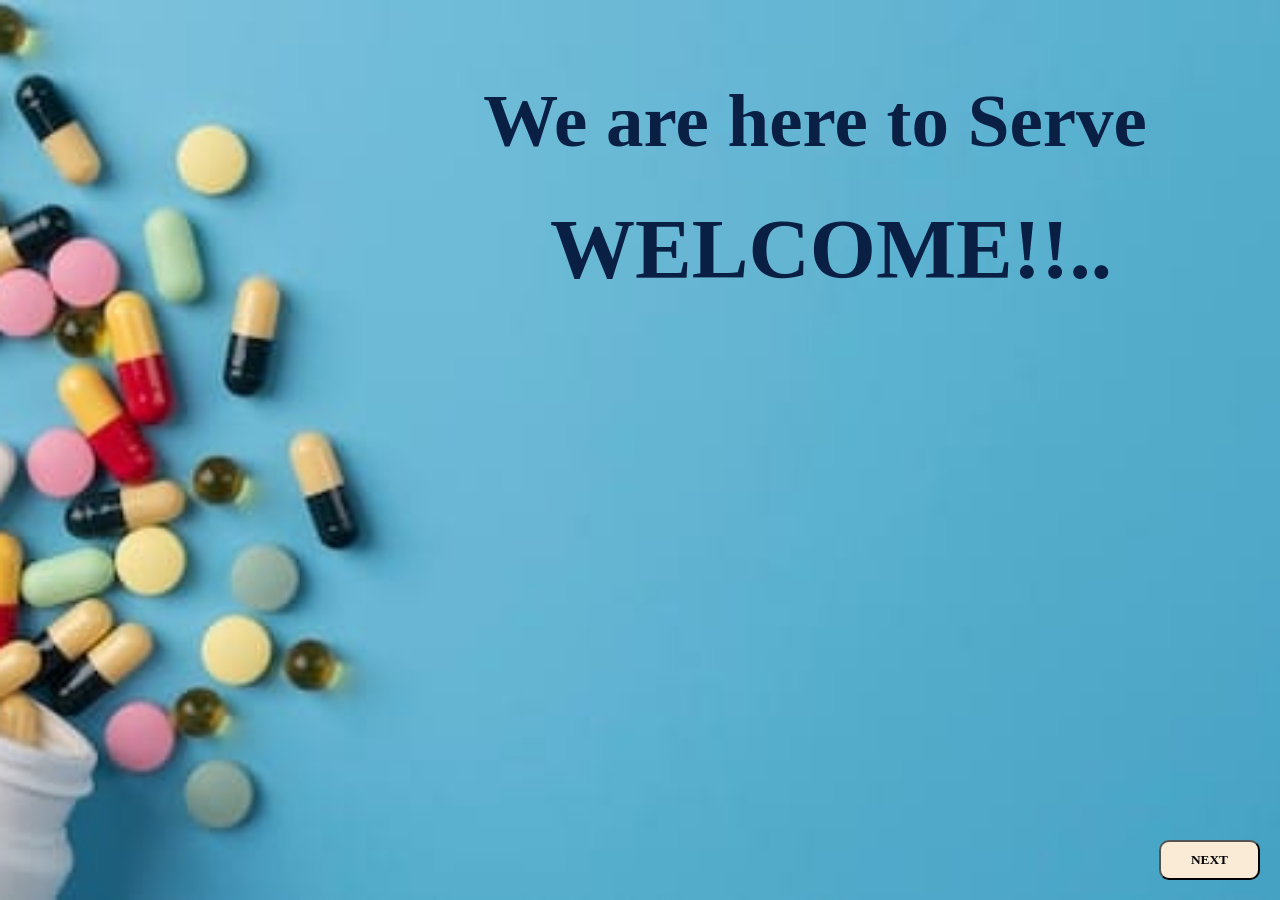
<file: index.html>
<!DOCTYPE html>
<html lang="en">
<head>
    <meta charset="UTF-8">
    <meta name="viewport" content="width=device-width, initial-scale=1.0">
    <title>GeoPharmacy</title>
    <link rel="stylesheet" href="style.css">
</head>
<body>
    <div class="container">
    <h1>WELCOME!!..</h1>
    <h2>We are here to Serve</h2>
    <button onclick="nextpage()" class="nxt-button">Next</button>
    </div>
</body>
<script src="script.js"> </script>
</html>
</file>
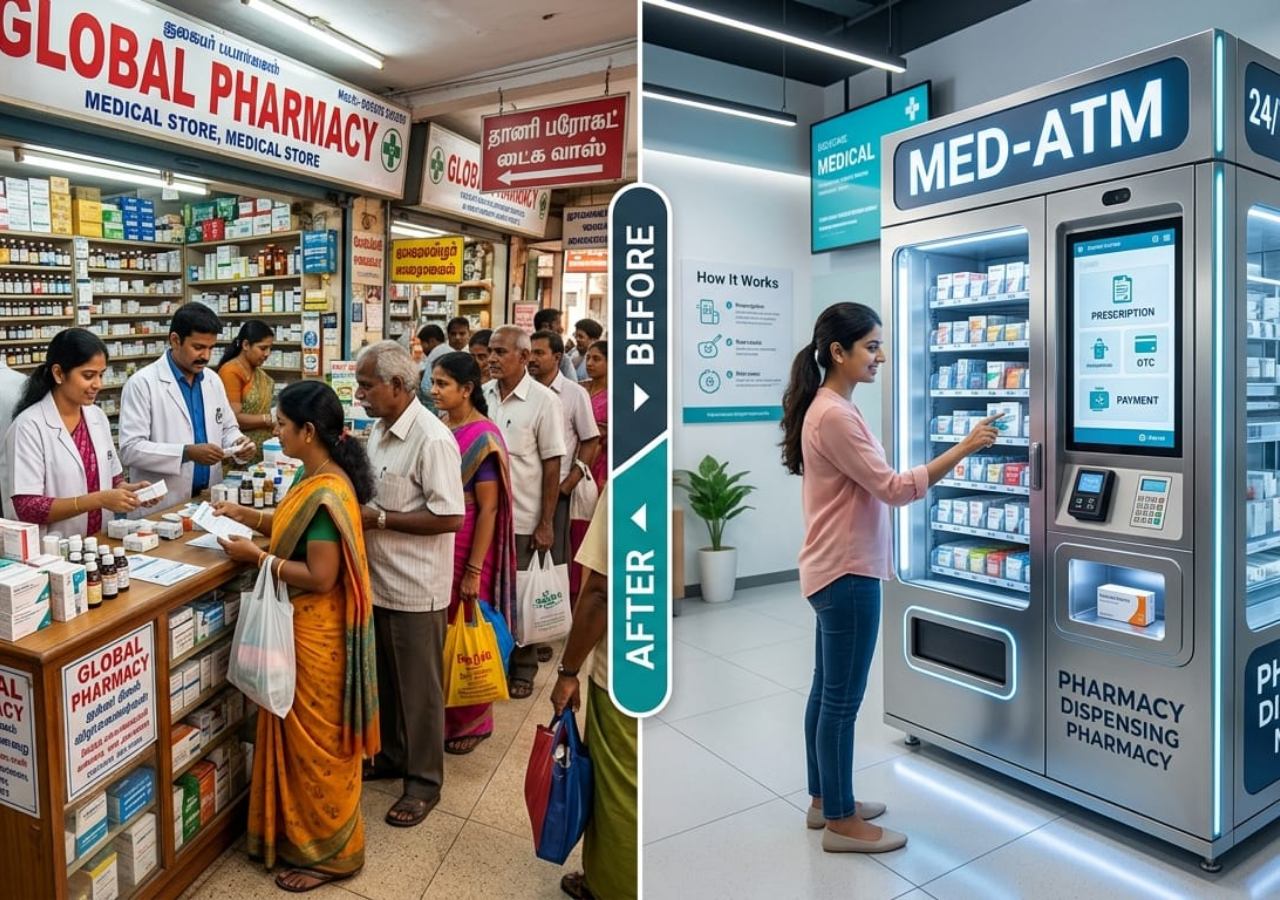
<file: after.html>
<!DOCTYPE html>
<html lang="en">
<head>
    <meta charset="UTF-8">
    <meta name="viewport" content="width=device-width, initial-scale=1.0">
    <title>Before-After</title>
    <link rel="stylesheet" href="style.css">
</head>
<body>
      <div class="after">
        
      </div>
</body>
<script src="script.js"></script>
</html>
</file>
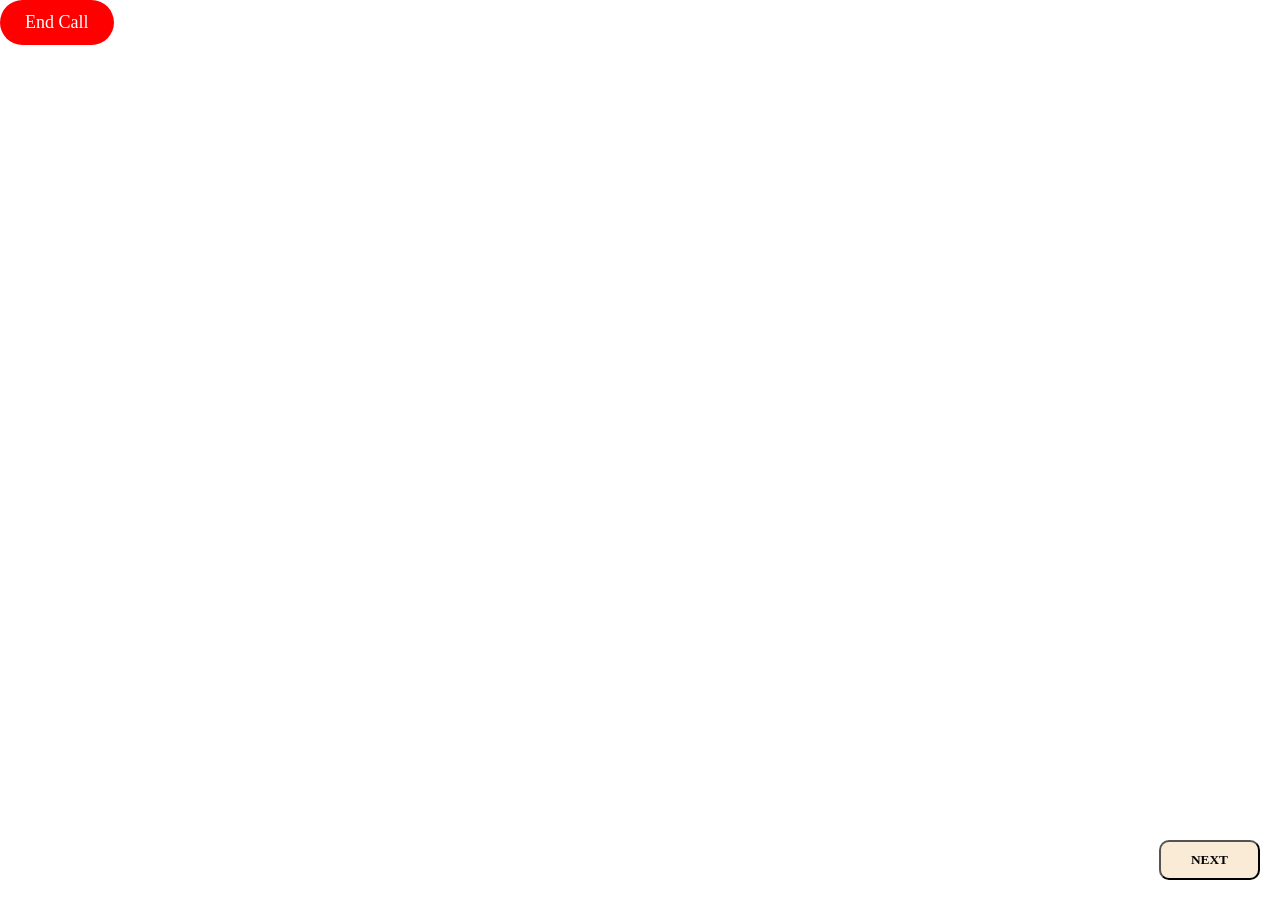
<file: doctor.html>
<!DOCTYPE html>
<html>
<head>
    <title>Doctor VC</title>
    <link rel="stylesheet" href="style.css">
</head>
<body>
    <video autoplay muted loop id="bgVideo">
    <source src="images/doctor consulation.mp4" type="video/mp4">
</video>
    <button class="end-call" onclick="endCall()">End Call</button>
   <button onclick="after()" class="nxt-button">Next</button>
</body>
<script src="script.js"></script>
</html>
</file>
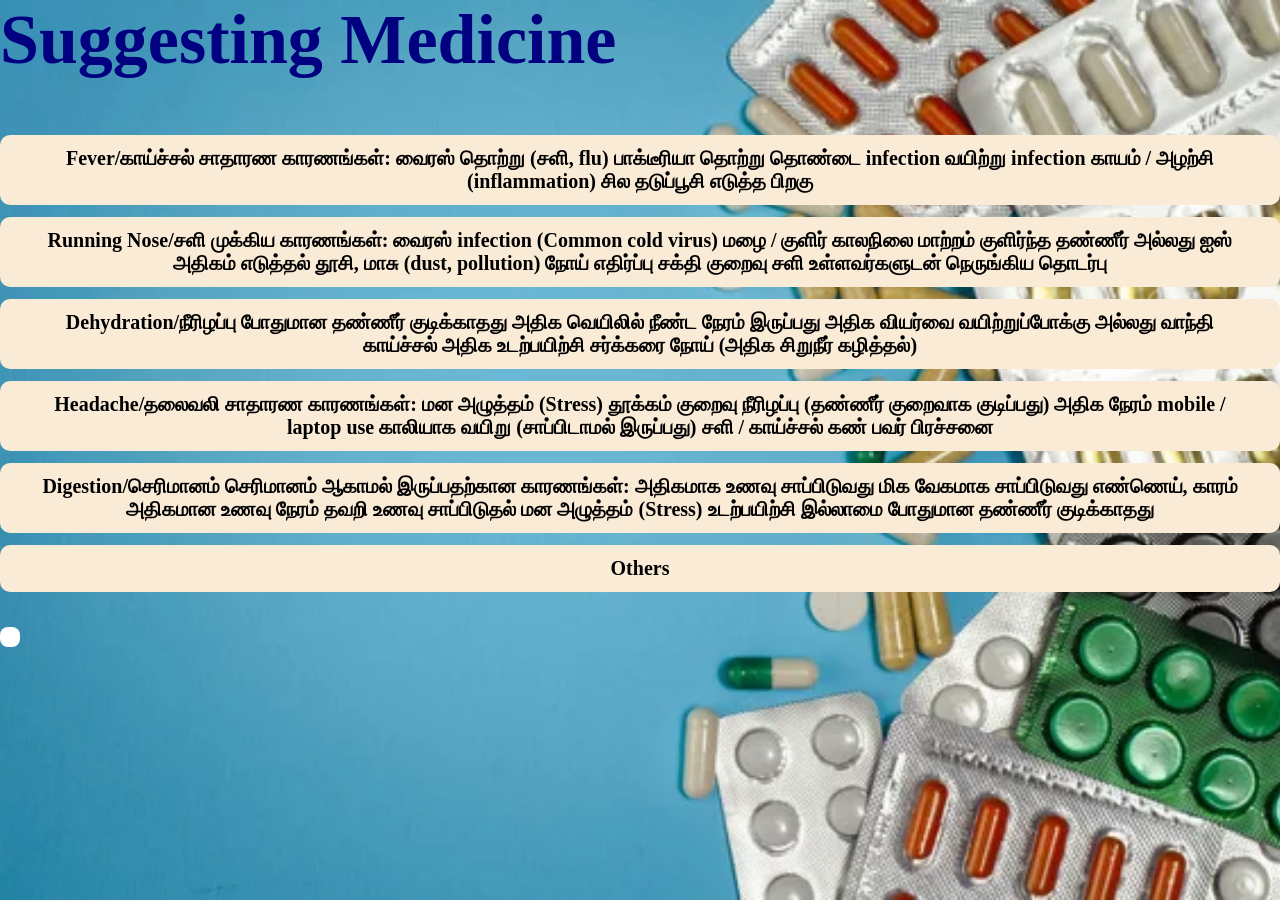
<file: second.html>
<!DOCTYPE html>
<html lang="en">
<head>
    <meta charset="UTF-8">
    <meta name="viewport" content="width=device-width, initial-scale=1.0">
    <title>Second page</title>
    <link rel="stylesheet" href="style.css">
</head>
<body class="secondpage">
    <h1>Suggesting Medicine</h1>
    <div class="Medicine">
        <button onclick="SuggestMedicine('Fever')" class="symptom">Fever/காய்ச்சல்
            சாதாரண காரணங்கள்:

வைரஸ் தொற்று (சளி, flu)

பாக்டீரியா தொற்று

தொண்டை infection

வயிற்று infection

காயம் / அழற்சி (inflammation)

சில தடுப்பூசி எடுத்த பிறகு
        </button>
       
        <button onclick="SuggestMedicine('Running Nose')"class="symptom">Running Nose/சளி
            முக்கிய காரணங்கள்:

வைரஸ் infection (Common cold virus)

மழை / குளிர் காலநிலை மாற்றம்

குளிர்ந்த தண்ணீர் அல்லது ஐஸ் அதிகம் எடுத்தல்

தூசி, மாசு (dust, pollution)

நோய் எதிர்ப்பு சக்தி குறைவு

சளி உள்ளவர்களுடன் நெருங்கிய தொடர்பு
        </button>
        <button onclick="SuggestMedicine('Dehydration')"class="symptom">Dehydration/நீரிழப்பு
            போதுமான தண்ணீர் குடிக்காதது

அதிக வெயிலில் நீண்ட நேரம் இருப்பது

அதிக வியர்வை

வயிற்றுப்போக்கு அல்லது வாந்தி

காய்ச்சல்

அதிக உடற்பயிற்சி

சர்க்கரை நோய் (அதிக சிறுநீர் கழித்தல்)
        </button>
        
        <button onclick="SuggestMedicine('Headache')"class="symptom">Headache/தலைவலி
            சாதாரண காரணங்கள்:

மன அழுத்தம் (Stress)

தூக்கம் குறைவு

நீரிழப்பு (தண்ணீர் குறைவாக குடிப்பது)

அதிக நேரம் mobile / laptop use

காலியாக வயிறு (சாப்பிடாமல் இருப்பது)

சளி / காய்ச்சல்

கண் பவர் பிரச்சனை
        </button>
        
        <button onclick="SuggestMedicine('Digestion')"class="symptom">Digestion/செரிமானம்
            செரிமானம் ஆகாமல் இருப்பதற்கான காரணங்கள்:

அதிகமாக உணவு சாப்பிடுவது

மிக வேகமாக சாப்பிடுவது

எண்ணெய், காரம் அதிகமான உணவு

நேரம் தவறி உணவு சாப்பிடுதல்

மன அழுத்தம் (Stress)

உடற்பயிற்சி இல்லாமை

போதுமான தண்ணீர் குடிக்காதது
        </button>
        <button onclick="welcometovc()" class="symptom">Others</button>


    </div>
    <div id="result"></div>
</body>
<script src="script.js"></script>
</html>
</file>
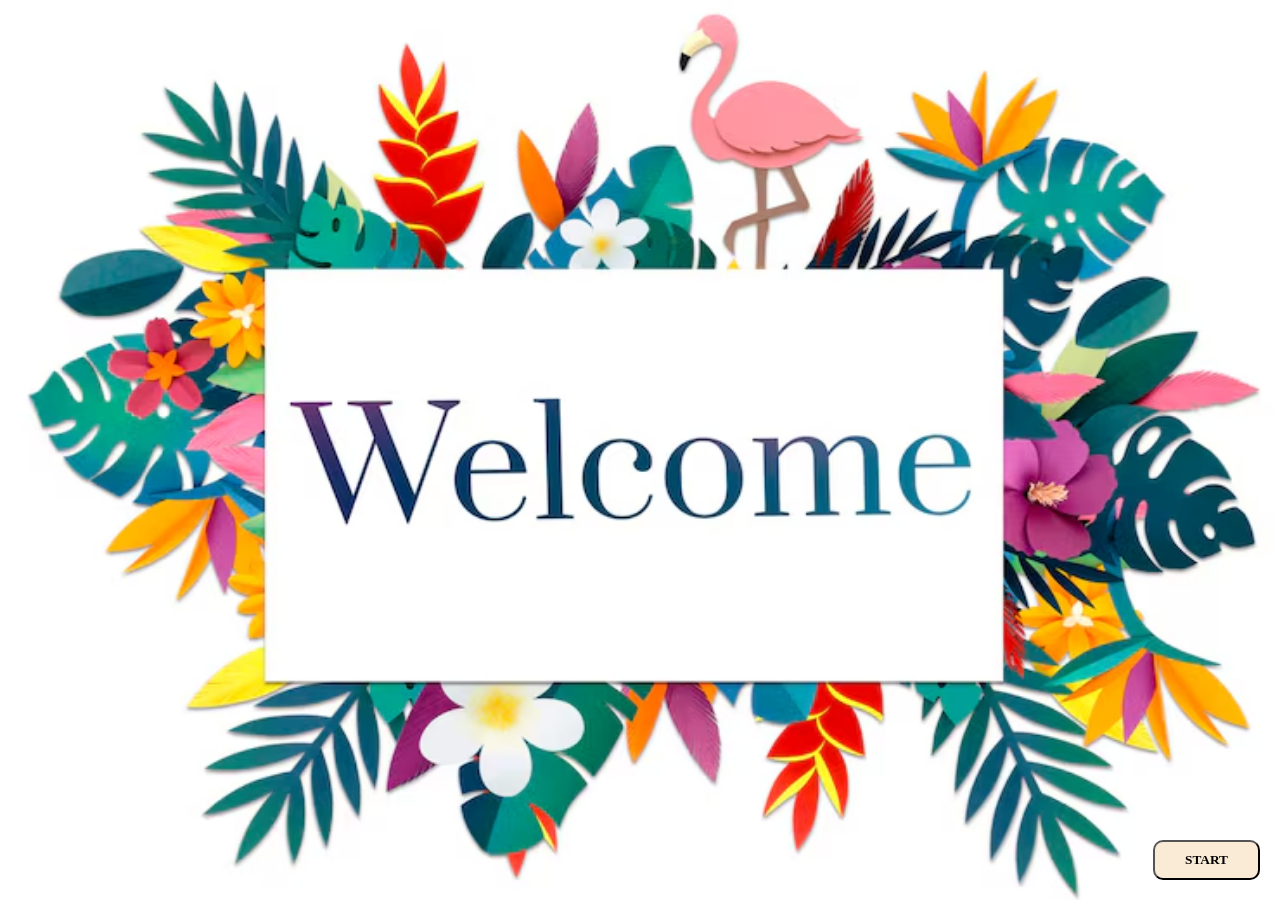
<file: welcome page.html>
<!DOCTYPE html>
<html lang="en">
<head>
    <meta charset="UTF-8">
    <meta name="viewport" content="width=device-width, initial-scale=1.0">
    <title>Welcome page</title>
    <link rel="stylesheet" href="style.css">
</head>
<body>
    <div class="welcome">
    <button onclick= "entervc()" class="nxt-button">Start</button>
    </div>
</body>
<script src="script.js"></script>
</html>
</file>
<file: style.css>
*{
    font-family: 'Times New Roman', Times, serif;
    margin: 0;
    padding: 0;
    box-sizing: border-box;
    
}

.container{
    background-image: url("images/bg-image.jpeg");
    color: #0A1F44;
    text-align: center;
    background-position: center;
    background-size: cover;
    position: relative;
    background-repeat: no-repeat;
     position: relative;
   height: 100vh;
}
.container h1{
    font-size: 85px;
    margin-left: 350px;
    padding: 200px;
    display: flex;
}
.container h2{
    font-size: 75px;
    margin-left: 350px;
    margin-bottom: 300px;
   top: -420px;
   position: relative;
    
}
.nxt-button{
    position: absolute;
    right: 20px;
    bottom: 20px;
    background-color: transparent;
    border-radius: 10px;
    padding: 10px 30px;
    text-transform: uppercase;
    color: black ;
    background-color: antiquewhite;
    font-weight: 900;
}
.secondpage{
    background-image: url("images/medicine3.jpg");
    background-size: cover;
    background-repeat: no-repeat;
    background-position: center;
    height: 100vh;
    display: flex;
    flex-direction: column;
    align-items: flex-start;
    gap: 15px;
    
}
.secondpage h1{
    font-size: 70px;
    color: navy;
}
.Medicine{
    display: flex;
    flex-direction: column;   /* 👈 Makes buttons go down */
    gap: 12px;
    margin-top: 40px;
    
}

.symptom{
     padding: 12px 30px;
    border-radius: 10px;
    background-color: antiquewhite;
    font-size: 20px;
    border: none;
    cursor: pointer;
    font-weight: bold;
}
#result{
    color: #000000;
    font-weight: 700;
    font-size: 25px;
    margin-top: 20px;
    background: white;
    padding: 10px;
    border-radius: 8px;
    display: inline-block;
}
#bgVideo {
    position: fixed;
    right: 0;
    bottom: 0;
    min-width: 100%;
    min-height: 100%;
    object-fit: cover;
    z-index: -1;
}
.welcome{
    background-image:url("images/welcome.avif");
    background-position: center;
    background-repeat: no-repeat;
    background-size: cover;
    position: relative;
    display: flex;
    height: 100vh;
}
.end-call{
    background: red;
    color: white;
    padding: 12px 25px;
    border: none;
    border-radius: 30px;
    font-size: 18px;
}
.after{
    background-image: url("images/geopharmacy.jpeg");
    background-position: center;
    background-size: cover;
    height: 100vh;
    display: flex;
    position: relative;
}
</file>
